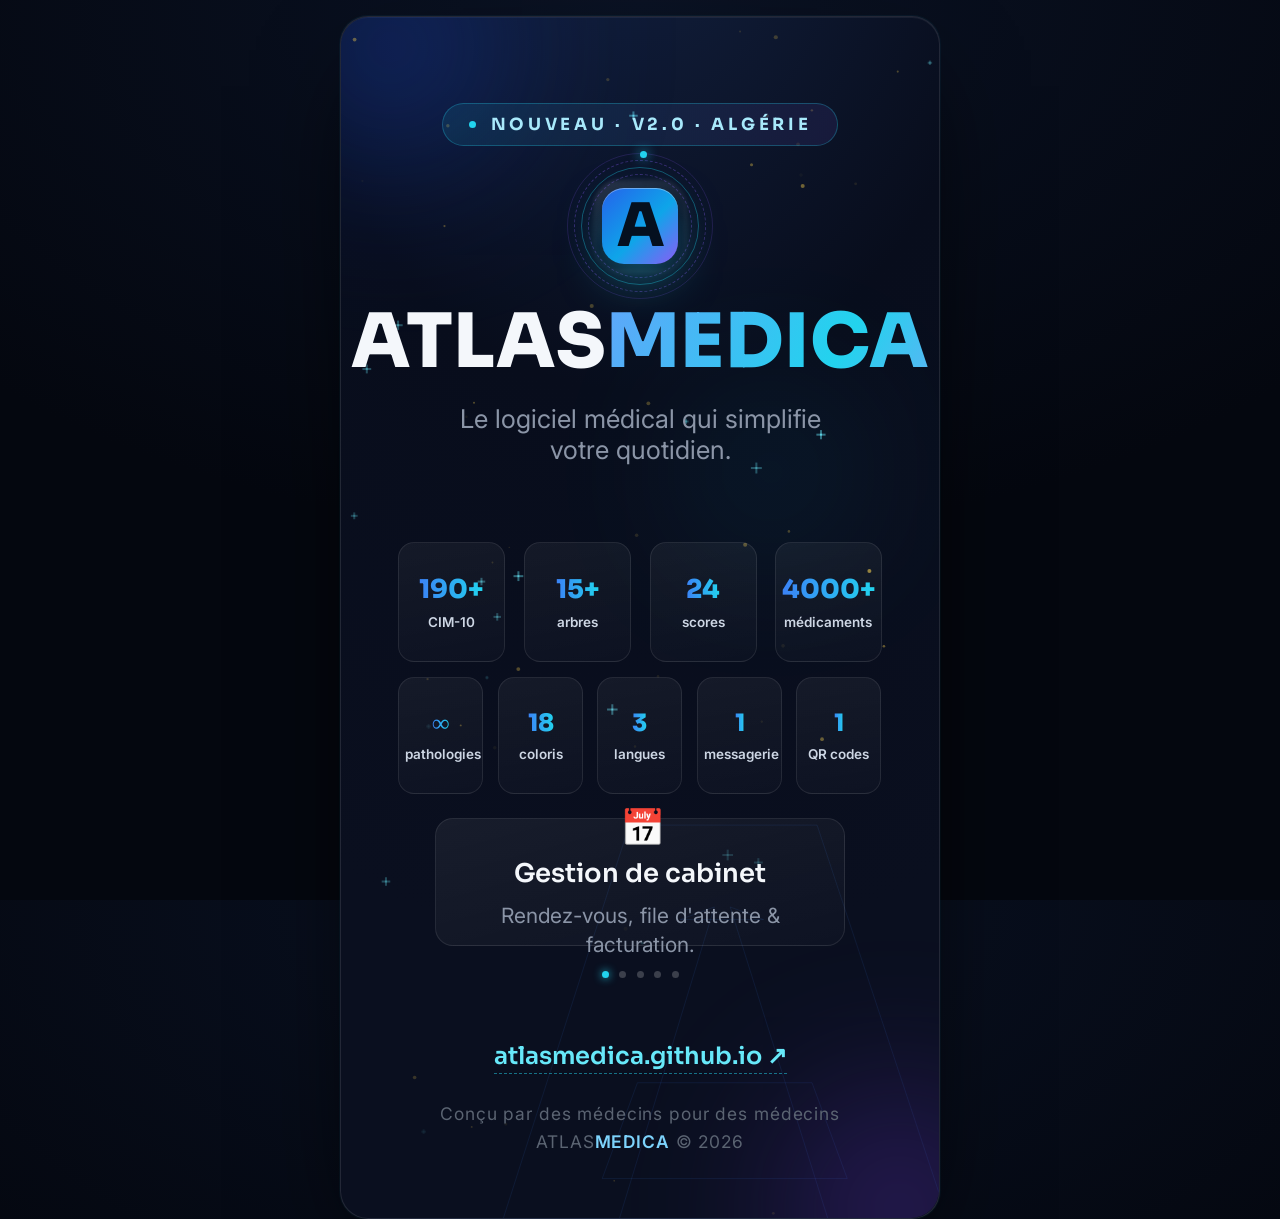
<file: poster.html>
<!DOCTYPE html>
<html lang="fr">
<head>
<meta charset="UTF-8">
<meta name="viewport" content="width=device-width, initial-scale=1.0">
<title>ATLASMEDICA — Affiche</title>
<meta name="description" content="ATLASMEDICA : gestion de cabinet, dossier patient & QR, IA et téléconsultation. Conçu par des médecins pour des médecins.">
<link rel="preconnect" href="https://fonts.googleapis.com">
<link rel="preconnect" href="https://fonts.gstatic.com" crossorigin>
<link href="https://fonts.googleapis.com/css2?family=Sora:wght@400;600;700;800&family=Inter:wght@400;500;600&display=swap" rel="stylesheet">
<style>
*{margin:0;padding:0;box-sizing:border-box;-webkit-tap-highlight-color:transparent}
:root{
  --bg:#04070f;--text:#f4f7fb;--muted:#8b95a7;--dim:#5b6472;
  --cyan:#22d3ee;--blue:#3b82f6;--violet:#8b5cf6;--amber:#fbbf24;
  --border:rgba(255,255,255,.09);
  --grad:linear-gradient(90deg,#3b82f6,#22d3ee);
  --grad2:linear-gradient(120deg,#22d3ee,#8b5cf6);
}
html,body{height:100%}
body{
  font-family:'Inter',system-ui,sans-serif;background:radial-gradient(120% 100% at 50% 0%,#0a1224 0%,var(--bg) 60%);
  color:var(--text);display:block;text-align:center;padding:16px;overflow-x:hidden;min-height:100dvh;
}
.stage{
  position:relative;width:100%;max-width:430px;margin:0 auto;min-height:min(94dvh,880px);overflow:visible;border-radius:28px;
  border:1px solid rgba(255,255,255,.1);box-shadow:0 40px 100px -30px rgba(0,0,0,.95),0 0 0 1px rgba(34,211,238,.05),inset 0 1px 0 rgba(255,255,255,.06);
  display:flex;flex-direction:column;align-items:center;text-align:center;
  background:
    radial-gradient(130% 90% at 50% -12%,#12203f 0%,#080d1c 48%,#0a0f1f 100%);
  padding:6.5% 7.5% 5%;
}
.clip{position:absolute;inset:0;overflow:hidden;border-radius:inherit;z-index:0}
/* watermark brand */
.wm{position:absolute;right:-6%;bottom:-14%;z-index:0;font:800 21rem 'Sora';color:transparent;-webkit-text-stroke:1px rgba(59,130,246,.10);pointer-events:none;user-select:none;line-height:1}
/* glow orbs */
.orb{position:absolute;border-radius:50%;filter:blur(80px);pointer-events:none;z-index:0}
.orb-b{width:340px;height:340px;background:radial-gradient(circle,#1d4ed8,transparent 70%);top:-140px;left:-120px;opacity:.55;animation:drift1 10s ease-in-out infinite alternate}
.orb-v{width:300px;height:300px;background:radial-gradient(circle,#7c3aed,transparent 70%);bottom:-140px;right:-110px;opacity:.5;animation:drift2 12s ease-in-out infinite alternate-reverse}
.orb-c{width:190px;height:190px;background:radial-gradient(circle,#0e7490,transparent 70%);top:30%;left:56%;opacity:.4;animation:drift3 14s ease-in-out infinite alternate}
@keyframes drift1{from{transform:translate(0,0) scale(1)}to{transform:translate(40px,30px) scale(1.12)}}
@keyframes drift2{from{transform:translate(0,0) scale(1)}to{transform:translate(-40px,-20px) scale(1.1)}}
@keyframes drift3{from{transform:translate(0,0)}to{transform:translate(-30px,20px) scale(1.2)}}
/* dust particles */
#fx{position:absolute;inset:0;z-index:1;pointer-events:none}

.poster{position:relative;z-index:2;display:flex;flex-direction:column;align-items:center;width:100%}
.a{opacity:0;animation:fadeUp .8s cubic-bezier(.16,.84,.44,1) forwards}
.a1{animation-delay:.15s}.a2{animation-delay:.3s}.a3{animation-delay:.45s}.a4{animation-delay:.6s}.a5{animation-delay:.75s}.a6{animation-delay:.9s}
@keyframes fadeUp{from{opacity:0;transform:translateY(22px)}to{opacity:1;transform:none}}

/* badge */
.badge{display:inline-flex;align-items:center;gap:.5rem;font:700 .56rem 'Sora';letter-spacing:.22em;text-transform:uppercase;color:#a8e9fb;
  border:1px solid rgba(34,211,238,.28);background:linear-gradient(90deg,rgba(34,211,238,.10),rgba(139,92,246,.10));padding:.34rem .85rem;border-radius:999px;margin-top:1.2%}
.b-dot{width:7px;height:7px;border-radius:50%;background:var(--cyan);box-shadow:0 0 0 0 rgba(34,211,238,.7);animation:ping 2.2s cubic-bezier(0,0,.2,1) infinite}
@keyframes ping{0%{box-shadow:0 0 0 0 rgba(34,211,238,.6)}70%{box-shadow:0 0 0 10px rgba(34,211,238,0)}100%{box-shadow:0 0 0 0 rgba(34,211,238,0)}}

/* emblem */
.emblem{position:relative;width:118px;height:118px;margin-top:5%;display:grid;place-items:center}
.halo{position:absolute;inset:0;border-radius:50%;border:1px solid rgba(34,211,238,.35)}
.halo::before{content:"";position:absolute;inset:6px;border-radius:50%;border:1px dashed rgba(139,92,246,.35);animation:spin 16s linear infinite}
@keyframes spin{to{transform:rotate(360deg)}}
.halo.h2{inset:-14px;border:1px solid rgba(139,92,246,.18)}
.halo.h2::after{content:"";position:absolute;top:-3px;left:50%;width:7px;height:7px;border-radius:50%;background:var(--cyan);box-shadow:0 0 12px var(--cyan);animation:spin 8s linear infinite reverse}
.em{
  position:relative;width:76px;height:76px;border-radius:22px;display:grid;place-items:center;
  background:linear-gradient(135deg,#2563eb,#0ea5e9 55%,#8b5cf6);color:#05101f;font:800 2rem 'Sora';
  box-shadow:0 18px 50px -10px rgba(34,211,238,.55),inset 0 1px 0 rgba(255,255,255,.35);
}
.em::before{content:"";position:absolute;inset:-8px;border-radius:27px;border:1px solid rgba(255,255,255,.12);background:linear-gradient(160deg,rgba(255,255,255,.12),transparent 55%);z-index:-1;filter:blur(2px)}

/* wordmark */
.word{font:800 clamp(1.9rem,8vw,2.5rem) 'Sora';letter-spacing:.01em;margin-top:4.5%;line-height:1.05}
.word .g{background:linear-gradient(120deg,#60a5fa,#22d3ee 35%,#a78bfa 70%,#60a5fa);background-size:220% auto;-webkit-background-clip:text;background-clip:text;color:transparent;animation:shine 5s linear infinite}
@keyframes shine{to{background-position:220% center}}
.word .med{color:#fff}
.tag{color:var(--muted);font-size:.86rem;margin-top:.7rem;max-width:30ch}

/* ecg */
.ecg-wrap{width:100%;margin:5.5% 0 5%;opacity:.9}
.ecg{fill:none;stroke:url(#ecgG);stroke-width:2;stroke-linecap:round;stroke-linejoin:round;stroke-dasharray:640;stroke-dashoffset:640;animation:ecg 3.2s linear infinite}
@keyframes ecg{0%{stroke-dashoffset:640}60%{stroke-dashoffset:0}82%{stroke-dashoffset:0}85%{stroke-dashoffset:640}100%{stroke-dashoffset:640}}
@keyframes ecgGlow{0%,100%{opacity:.5}50%{opacity:1}}

/* stats */
.stats{display:flex;flex-wrap:wrap;justify-content:space-between;gap:.5rem 0;width:117.65%;margin-left:-8.82%;margin-right:-8.82%}
.st{width:calc((100% - 1.9rem)/5);background:linear-gradient(170deg,rgba(255,255,255,.05),rgba(255,255,255,.02));border:1px solid var(--border);border-radius:16px;padding:1rem .2rem;text-align:center;display:flex;flex-direction:column;justify-content:center;align-items:center;overflow:hidden;container-type:inline-size}
.st:nth-child(-n+4){width:calc((100% - 1.9rem)/4)}
.st b{display:block;max-width:100%;font:800 clamp(.8rem,28cqw,1.45rem) 'Sora';background:var(--grad);-webkit-background-clip:text;background-clip:text;color:transparent;white-space:nowrap}
.st small{display:block;max-width:100%;color:#cdd6e4;font-size:clamp(.45rem,13.5cqw,.82rem);font-weight:600;margin-top:.3rem;line-height:1.15}

/* rotor (transition en fondu comme promo) */
.rotor{position:relative;width:100%;min-height:128px;margin-top:6%}
.rot-panel{
  position:absolute;inset:0;display:flex;flex-direction:column;align-items:center;justify-content:center;gap:.4rem;text-align:center;
  background:linear-gradient(165deg,rgba(255,255,255,.06),rgba(255,255,255,.02));border:1px solid var(--border);border-radius:18px;padding:1rem;
  opacity:0;transition:opacity .8s ease;pointer-events:none;
}
.rot-panel.on{opacity:1}
.rot-panel .ic{width:40px;height:40px;border-radius:12px;display:grid;place-items:center;font-size:1.2rem}
.rot-panel b{display:block;font:600 .86rem 'Sora'}
.rot-panel small{color:var(--muted);font-size:.7rem;max-width:32ch;line-height:1.4}
.rot-dots{display:flex;gap:.35rem;justify-content:center;margin-top:.85rem}
.rot-dots i{width:7px;height:7px;border-radius:50%;background:rgba(255,255,255,.2);transition:all .3s}
.rot-dots i.on{background:var(--cyan);box-shadow:0 0 8px var(--cyan)}

/* cta */
.spacer{flex:1;min-height:1.5rem}
.link-gh{margin-top:.6rem;font:600 .8rem 'Sora';color:#67e8f9;text-decoration:none;border-bottom:1px dashed rgba(34,211,238,.5);padding-bottom:2px}
.link-gh:active{color:#a5f3fc}
.footer{color:var(--dim);font-size:.58rem;letter-spacing:.05em;margin-top:.85rem;line-height:1.6}
.footer b{color:#7dd3fc;font-weight:600}
/* desktop preview : étire la carte et agrandit tout pour rester lisible */
@media (min-width:700px){
  html{font-size:clamp(16px,2.6vw,30px)}
  body{align-items:center}
  .stage{max-width:min(600px,64vw)}
}
</style>
</head>
<body>

<div class="stage">
  <div class="clip">
    <span class="wm">A</span>
    <div class="orb orb-b"></div><div class="orb orb-v"></div><div class="orb orb-c"></div>
    <canvas id="fx"></canvas>
  </div>

  <div class="poster">
    <span class="badge a a1"><span class="b-dot"></span>Nouveau · v2.0 · Algérie</span>

    <div class="emblem a a2">
      <span class="halo h1"></span>
      <span class="halo h2"></span>
      <span class="em">A</span>
    </div>

    <h1 class="word a a3">ATLAS<span class="g">MEDICA</span></h1>
    <p class="tag a a3">Le logiciel médical qui simplifie votre quotidien.</p>

    <div class="ecg-wrap a a4">
      <svg viewBox="0 0 400 44" preserveAspectRatio="none" style="display:block;width:100%;height:34px">
        <defs><linearGradient id="ecgG" x1="0" y1="0" x2="1" y2="0"><stop offset="0" stop-color="#3b82f6"/><stop offset=".55" stop-color="#22d3ee"/><stop offset="1" stop-color="#8b5cf6"/></linearGradient></defs>
        <path class="ecg" d="M0,22 H118 L134,8 L150,36 L166,22 H258 L274,10 L290,30 L306,22 H400"/>
      </svg>
    </div>

    <div class="stats a a4">
      <div class="st"><b data-n="190" data-s="+">0</b><small>CIM-10</small></div>
      <div class="st"><b data-n="15" data-s="+">0</b><small>arbres</small></div>
      <div class="st"><b data-n="24">0</b><small>scores</small></div>
      <div class="st"><b data-n="4000" data-s="+">0</b><small>médicaments</small></div>
      <div class="st"><b>∞</b><small>pathologies</small></div>
      <div class="st"><b data-n="18">0</b><small>coloris</small></div>
      <div class="st"><b data-n="3">0</b><small>langues</small></div>
      <div class="st"><b>1</b><small>messagerie</small></div>
      <div class="st"><b>1</b><small>QR codes</small></div>
    </div>

    <div class="rotor a a5">
      <div class="rot-panel on"><span class="ic c-blue">📅</span><b>Gestion de cabinet</b><small>Rendez-vous, file d'attente & facturation.</small></div>
      <div class="rot-panel"><span class="ic c-cyan">👥</span><b>Dossier patient & QR</b><small>Antécédents + résumé instantané par QR code.</small></div>
      <div class="rot-panel"><span class="ic c-violet">🤖</span><b>IA diagnostique</b><small>Différentiel argumenté, red flags, CIM-10.</small></div>
      <div class="rot-panel"><span class="ic c-green">🎥</span><b>Téléconsultation</b><small>Lien sécurisé, le patient n'installe rien.</small></div>
      <div class="rot-panel"><span class="ic c-blue">💰</span><b>Essai gratuit 7 jours</b><small>Abonnement simple ou licence à vie.</small></div>
    </div>
    <div class="rot-dots a a5"><i class="on"></i><i></i><i></i><i></i><i></i></div>

    <div class="spacer"></div>

    <a class="link-gh a a6" href="https://atlasmedica.github.io" target="_blank" rel="noopener">atlasmedica.github.io ↗</a>
    <p class="footer a a6">Conçu par des médecins pour des médecins<br>ATLAS<b>MEDICA</b> © 2026</p>
  </div>
</div>

<script>
(function(){
  const cv=document.getElementById('fx'), cx=cv.getContext('2d');
  let W=0,H=0,DPR=1,parts=[];
  function size(){
    const r=cv.parentElement.getBoundingClientRect();
    DPR=Math.min(devicePixelRatio||1,2);
    W=cv.width=r.width*DPR; H=cv.height=r.height*DPR;
    cx.setTransform(DPR,0,0,DPR,0,0);
    const w=r.width,h=r.height;
    parts=[];
    const n=Math.round((w*h)/7000);
    for(let i=0;i<Math.min(n,60);i++){
      parts.push({x:Math.random()*w,y:Math.random()*h,r:Math.random()*1.6+.6,
        vy:-(Math.random()*.22+.06),vx:(Math.random()-.5)*.15,
        o:Math.random()*.5+.25,tw:Math.random()*4+.2,p:Math.random()*Math.PI*2,
        plus:Math.random()<.18});
    }
  }
  size();
  let last=performance.now();
  function frame(now){
    const dt=Math.min((now-last)/1000,.05); last=now;
    cx.clearRect(0,0,W,H);
    cx.globalCompositeOperation='lighter';
    for(const p of parts){
      p.y+=p.vy*dt*60; p.x+=p.vx*dt*60; p.p+=dt*p.tw;
      if(p.y< -8){p.y=H+8; p.x=Math.random()*W;}
      const a=(Math.sin(p.p)*.35+.45)*p.o;
      cx.globalAlpha=a;
      const col=p.plus?'#67e8f9':'#fcd34d';
      cx.fillStyle=col;
      if(p.plus){ const s=p.r*5; cx.fillRect(p.x-s/2,p.y-1,s,2); cx.fillRect(p.x-1,p.y-s/2,2,s);}
      else cx.beginPath(),cx.arc(p.x,p.y,p.r,0,6.2832),cx.fill();
    }
    cx.globalAlpha=1;
    requestAnimationFrame(frame);
  }
  requestAnimationFrame(frame);
  addEventListener('resize',size);

  /* counters */
  const obs=new IntersectionObserver(es=>es.forEach(e=>{
    if(!e.isIntersecting)return; obs.unobserve(e.target);
    const el=e.target, t=+el.dataset.n, s=el.dataset.s||'', t0=performance.now();
    (function tick(n){const p=Math.min((n-t0)/1100,1); el.textContent=Math.round(t*(1-Math.pow(1-p,3)))+s; if(p<1)requestAnimationFrame(tick);})(t0);
  }),{threshold:.4});
  document.querySelectorAll('.st b').forEach(b=>{
    if(!b.dataset.n) return;
    obs.observe(b);
  });

  /* rotor crossfade */
  const ps=[...document.querySelectorAll('.rot-panel')];
  const ds=[...document.querySelectorAll('.rot-dots i')];
  let ri=0;
  setInterval(()=>{
    ps[ri].classList.remove('on'); ds[ri].classList.remove('on');
    ri=(ri+1)%ps.length;
    ps[ri].classList.add('on'); ds[ri].classList.add('on');
  },3400);

  /* fit : le poster tient toujours sur un seul écran, sur téléphone */
  function fitMobile(){
    if(innerWidth>=700) return;
    const st=document.querySelector('.stage');
    const H=st.offsetHeight, V=innerHeight;
    const s=Math.min(1,(V-24)/H);
    const visH=H*s;
    st.style.transform='scale('+s+')';
    st.style.transformOrigin='top center';
    st.style.marginTop=(s<1? (V-visH)/2-16 : 0)+'px';
    document.documentElement.style.height=V+'px';
    document.body.style.height=V+'px';
    document.body.style.overflow='hidden';
  }
  addEventListener('resize',fitMobile);
  addEventListener('orientationchange',()=>setTimeout(fitMobile,250));
  addEventListener('load',()=>{setTimeout(fitMobile,1200);setTimeout(fitMobile,2500);});
  document.fonts.ready.then(()=>setTimeout(fitMobile,60));
  [400,1200,2500].forEach(t=>setTimeout(fitMobile,t));
  fitMobile();
})();
</script>
</body>
</html>
</file>
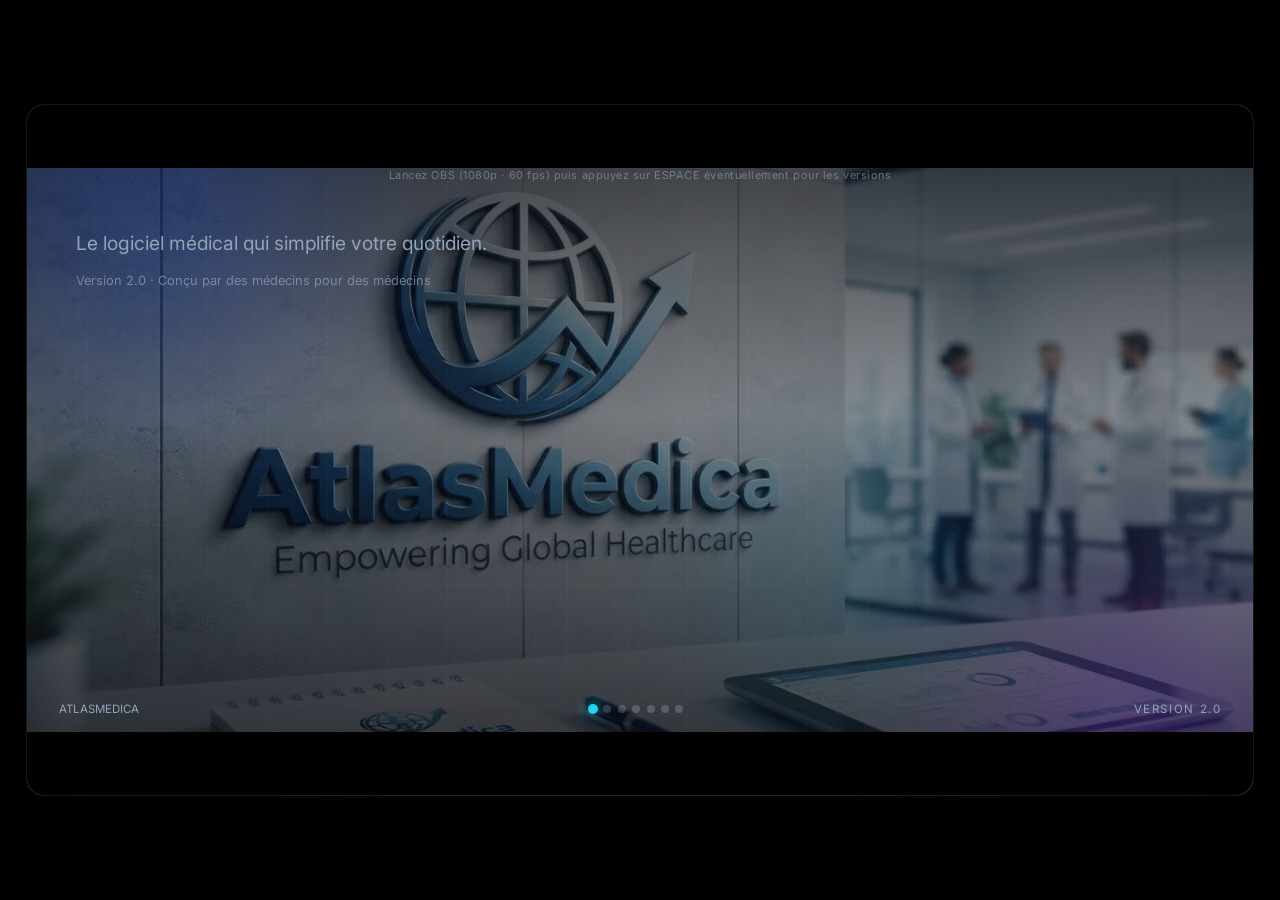
<file: promo.html>
<!DOCTYPE html>
<html lang="fr">
<head>
<meta charset="UTF-8">
<meta name="viewport" content="width=device-width, initial-scale=1.0">
<title>ATLASMEDICA — Promo animée (enregistrer avec OBS)</title>
<link rel="preconnect" href="https://fonts.googleapis.com">
<link rel="preconnect" href="https://fonts.gstatic.com" crossorigin>
<link href="https://fonts.googleapis.com/css2?family=Sora:wght@400;600;700;800&family=Inter:wght@400;500;600&display=swap" rel="stylesheet">
<style>
:root{
  --bg:#05070d;--surface:#0a1122;--border:rgba(255,255,255,.09);
  --text:#e6edf7;--muted:#94a3b8;
  --blue:#3b82f6;--cyan:#22d3ee;--violet:#8b5cf6;--green:#34d399;
  --grad:linear-gradient(120deg,#3b82f6,#22d3ee 45%,#8b5cf6);
}
*{margin:0;padding:0;box-sizing:border-box}
html,body{height:100%}
body{
  font-family:'Inter',system-ui,sans-serif;background:#000;color:var(--text);
  display:grid;place-items:center;overflow:hidden;cursor:default;
}
h1,h2,h3{font-family:'Sora',sans-serif;line-height:1.12}
.grad-text{background:var(--grad);-webkit-background-clip:text;background-clip:text;color:transparent}

/* ===== STAGE 16:9 ===== */
.stage{
  position:relative;width:min(96vw, calc(96vh * 16 / 9));aspect-ratio:16/9;
  background:radial-gradient(1200px 700px at 50% -10%, #0e1830, var(--bg) 60%);
  border:1px solid rgba(255,255,255,.06);border-radius:18px;overflow:hidden;
}
/* animated mood */
.orb{position:absolute;border-radius:50%;filter:blur(90px);opacity:.5;z-index:0}
.orb-1{width:480px;height:480px;background:radial-gradient(circle,#1d4ed8,transparent 70%);top:-140px;left:-120px;animation:drift1 9s ease-in-out infinite}
.orb-2{width:420px;height:420px;background:radial-gradient(circle,#7c3aed,transparent 70%);bottom:-160px;right:-100px;animation:drift2 11s ease-in-out infinite}
.orb-3{width:300px;height:300px;background:radial-gradient(circle,#0e7490,transparent 70%);top:45%;left:55%;animation:drift3 13s ease-in-out infinite}
@keyframes drift1{0%,100%{transform:translate(0,0)}50%{transform:translate(70px,40px)}}
@keyframes drift2{0%,100%{transform:translate(0,0)}50%{transform:translate(-60px,-50px)}}
@keyframes drift3{0%,100%{transform:translate(0,0) scale(1)}50%{transform:translate(-40px,30px) scale(1.15)}}
.grid-lines{
  position:absolute;inset:0;z-index:0;opacity:.5;pointer-events:none;
  background-image:linear-gradient(rgba(255,255,255,.045) 1px,transparent 1px),
                   linear-gradient(90deg,rgba(255,255,255,.045) 1px,transparent 1px);
  background-size:60px 60px;
  mask-image:radial-gradient(80% 80% at 50% 50%,#000 30%,transparent 100%);
}
/* letterbox */
.lb{position:absolute;left:0;right:0;height:7vh;background:#000;z-index:5}
.lb-top{top:0}.lb-bot{bottom:0}

/* ===== SCENES ===== */
.scene{position:absolute;inset:0;z-index:1;display:grid;place-items:center;text-align:center;padding:0 6%;opacity:0;transition:opacity .8s ease;pointer-events:none}
.scene.on{opacity:1}
.kicker{display:inline-flex;align-items:center;gap:.5rem;font:600 .82rem 'Sora';letter-spacing:.2em;text-transform:uppercase;color:var(--cyan);border:1px solid rgba(34,211,238,.25);background:rgba(34,211,238,.07);padding:.45rem 1rem;border-radius:999px;margin-bottom:1.2rem}
.kicker b{color:var(--text)}
.big{font-size:clamp(1.9rem,5.4vw,4.4rem);font-weight:800;letter-spacing:-.02em;max-width:18ch;margin-inline:auto}
.sub{color:var(--muted);font-size:clamp(.85rem,1.5vw,1.2rem);margin-top:1.1rem;max-width:56ch;margin-inline:auto}
.anim{opacity:0;transform:translateY(24px);transition:opacity .7s ease,transform .7s ease}
.scene.on .anim{opacity:1;transform:none}
.d1{transition-delay:.15s}.d2{transition-delay:.35s}.d3{transition-delay:.55s}.d4{transition-delay:.75s}.d5{transition-delay:.95s}

/* logo */
.logo-mark{width:86px;height:86px;border-radius:26px;display:grid;place-items:center;font:800 2.6rem 'Sora';color:#06101d;background:var(--grad);box-shadow:0 0 0 1px rgba(255,255,255,.15),0 24px 60px -12px rgba(34,211,238,.55);margin-inline:auto;margin-bottom:1.1rem}
.logo-title{font-size:clamp(2.2rem,6vw,5rem);font-weight:800;letter-spacing:.02em}
.logo-title span{background:var(--grad);-webkit-background-clip:text;background-clip:text;color:transparent}

/* UI card generic */
.ui{width:min(560px,72%);background:linear-gradient(160deg,#101a33,#0a1122);border:1px solid var(--border);border-radius:16px;overflow:hidden;text-align:left;box-shadow:0 40px 90px -20px rgba(0,0,0,.8);margin:1.6rem auto 0}
.ui-top{display:flex;align-items:center;gap:.45rem;padding:.6rem .8rem;background:rgba(255,255,255,.03);border-bottom:1px solid var(--border)}
.ud{width:10px;height:10px;border-radius:50%}.ud.r{background:#f87171}.ud.y{background:#fbbf24}.ud.g{background:#34d399}
.ui-title{font-size:.66rem;color:var(--muted);margin-left:.3rem}
.ui-body{padding:1rem;display:flex;flex-direction:column;gap:.55rem}
.row{display:flex;align-items:center;gap:.6rem;padding:.5rem .7rem;border-radius:10px;background:rgba(255,255,255,.05);border:1px solid var(--border);font-size:.78rem}
.row .ic{width:26px;height:26px;border-radius:8px;display:grid;place-items:center;font-size:.8rem;flex:none}
.row .txt{flex:1}.row .txt b{font-weight:600;font-size:.8rem}.row .txt small{color:var(--muted);font-size:.68rem}
.row .chip{font-size:.66rem;font-weight:600;padding:.25rem .55rem;border-radius:8px}
.c-blue{background:rgba(59,130,246,.16);color:#93c5fd}.c-cyan{background:rgba(34,211,238,.14);color:#67e8f9}.c-violet{background:rgba(139,92,246,.16);color:#c4b5fd}.c-green{background:rgba(52,211,153,.14);color:#6ee7b7}
.ui-img{display:block;width:100%;max-height:290px;object-fit:cover;object-position:top}

/* IA bars */
.ia-card{width:min(560px,74%);background:linear-gradient(160deg,#101a33,#0a1122);border:1px solid var(--border);border-radius:16px;padding:1.1rem;text-align:left;margin:1.5rem auto 0;box-shadow:0 40px 90px -20px rgba(0,0,0,.8)}
.ai-head{display:flex;align-items:center;justify-content:space-between;font-size:.78rem;font-weight:600;margin-bottom:.8rem}
.ai-pill{font-size:.62rem;letter-spacing:.1em;text-transform:uppercase;color:var(--violet);border:1px solid rgba(139,92,246,.35);padding:.2rem .55rem;border-radius:999px}
.bar{margin:.5rem 0}.bar .bl{font-size:.7rem;color:var(--muted);margin-bottom:.25rem}
.bar .bt{height:12px;border-radius:8px;background:linear-gradient(90deg,var(--c1),var(--c2));width:0;transition:width 1s ease var(--wd)}
.scene.on .bar .bt{width:var(--p)}
.flag{margin-top:1rem;font-size:.74rem;font-weight:600;color:#fbbf24;background:rgba(251,191,36,.1);border:1px solid rgba(251,191,36,.25);padding:.5rem .7rem;border-radius:10px;text-align:center}

/* tele */
.tc{width:min(600px,76%);background:linear-gradient(160deg,#101a33,#0a1122);border:1px solid var(--border);border-radius:16px;overflow:hidden;margin:1.5rem auto 0;box-shadow:0 40px 90px -20px rgba(0,0,0,.8)}
.tc-bar{display:flex;align-items:center;gap:.5rem;padding:.55rem .8rem;background:rgba(255,255,255,.03);border-bottom:1px solid var(--border);font-size:.72rem;color:var(--muted)}
.live{width:9px;height:9px;border-radius:50%;background:var(--green);box-shadow:0 0 12px var(--green);animation:blink 1.6s infinite}
@keyframes blink{0%,100%{opacity:1}50%{opacity:.35}}
.tc-body{display:grid;grid-template-columns:1.4fr 1fr;min-height:200px}
.tc-vid{background:radial-gradient(circle at 50% 30%,#16223f, #0a0f1e 70%);position:relative}
.tc-vid::after{content:"";position:absolute;inset:auto 0 -38% 0;height:90%;background:radial-gradient(60% 60% at 50% 50%,rgba(34,211,238,.35),transparent)}
.tc-chat{background:rgba(255,255,255,.03);border-left:1px solid var(--border);display:flex;flex-direction:column;gap:.55rem;padding:.7rem}
.msg{font-size:.66rem;padding:.45rem .6rem;border-radius:10px;background:rgba(255,255,255,.06);color:var(--muted);max-width:85%}
.msg.own{align-self:flex-end;background:linear-gradient(90deg,rgba(37,99,235,.35),rgba(14,165,233,.3));color:var(--text)}
.msg small{display:block;font-size:.58rem;opacity:.7;margin-top:.15rem}

/* pricing chips */
.price-wrap{display:flex;gap:1rem;justify-content:center;flex-wrap:wrap;margin-top:1.6rem}
.pcard{width:150px;text-align:center;background:linear-gradient(160deg,#0e1830,#0a1122);border:1px solid var(--border);border-radius:14px;padding:1rem .8rem;transform:translateY(16px);opacity:0;transition:all .6s ease var(--wd)}
.scene.on .pcard{transform:none;opacity:1}
.pcard.featured{border-color:rgba(34,211,238,.45);box-shadow:0 20px 50px -12px rgba(34,211,238,.35)}
.pcard h4{font-size:.86rem;font-weight:700;margin-bottom:.2rem}
.pcard .pn{font-size:1.1rem;font-weight:800;background:var(--grad);-webkit-background-clip:text;background-clip:text;color:transparent}
.pcard small{color:var(--muted);font-size:.62rem}
.pcard ul{list-style:none;font-size:.62rem;color:var(--muted);margin-top:.55rem;text-align:left;padding-left:.2rem}
.pcard li::before{content:"✓ ";color:var(--green)}

/* cta */
.cta-btn{display:inline-block;font:700 1rem 'Sora';color:#06101d;background:var(--grad);padding:.95rem 2rem;border-radius:14px;margin-top:1.6rem;box-shadow:0 24px 60px -12px rgba(34,211,238,.5)}
.cta-sub{margin-top:1rem;color:var(--muted);font-size:.85rem;display:flex;gap:1.6rem;justify-content:center;flex-wrap:wrap}
.cta-sub span{display:flex;align-items:center;gap:.4rem}.cta-sub .dot{width:7px;height:7px;border-radius:50%;background:var(--green);box-shadow:0 0 10px var(--green)}

/* hud */
.hud{position:absolute;z-index:6;left:0;right:0;bottom:7vh;display:flex;align-items:center;justify-content:space-between;padding:1rem 2rem;font-size:.72rem;color:var(--muted);pointer-events:none}
.dots{display:flex;gap:.4rem}
.dots i{width:8px;height:8px;border-radius:50%;background:rgba(255,255,255,.18);transition:all .3s}
.dots i.on{background:var(--cyan);box-shadow:0 0 10px var(--cyan);transform:scale(1.25)}
.hud .ver{letter-spacing:.14em}
.rec-hint{position:absolute;z-index:6;top:7vh;left:50%;transform:translateX(-50%);font-size:.68rem;color:rgba(148,163,184,.6);letter-spacing:.05em}

/* poussière */
#fx{position:absolute;inset:0;z-index:4;pointer-events:none}

/* intro aligné en haut à gauche */
.scene.leftz{place-items:start start;text-align:left;padding:12vh 0 0 4%}

/* ===== FOND CONTINU aff2 ===== */
.bgx{position:absolute;inset:0;width:100%;height:100%;object-fit:cover;z-index:0;animation:kb 16s ease-in-out infinite alternate}
@keyframes kb{from{transform:scale(1.02) translateY(0)}to{transform:scale(1.12) translateY(-1.5%)}}
.bgx-veil{position:absolute;inset:0;z-index:0;pointer-events:none;background:linear-gradient(180deg,rgba(5,7,13,.8) 0%,rgba(5,7,13,.45) 45%,rgba(5,7,13,.82) 100%)}
</style>
</head>
<body>

<div class="stage" id="stage">
  <img class="bgx" src="assets/aff2.jpeg" alt="fond ATLASMEDICA">
  <div class="bgx-veil"></div>
  <div class="orb orb-1"></div>
  <div class="orb orb-2"></div>
  <div class="orb orb-3"></div>
  <div class="grid-lines"></div>
  <div class="lb lb-top"></div><div class="lb lb-bot"></div>

  <!-- SCENE 1 : INTRO -->
  <section class="scene leftz" data-d="10" data-cap="ATLASMEDICA — le logiciel médical qui simplifie votre quotidien, version 2.0.">
    <div>
      <p class="sub anim d1" style="margin-inline:0">Le logiciel médical qui simplifie votre quotidien.</p>
      <p class="sub anim d2" style="margin-inline:0;font-size:.8rem;color:rgba(148,163,184,.7)">Version 2.0 · Conçu par des médecins pour des médecins</p>
    </div>
  </section>

  <!-- SCENE 2 : GESTION DE CABINET -->
  <section class="scene" data-d="10">
    <div style="width:100%">
      <span class="kicker anim">Gestion de cabinet <b>· Tout-en-un</b></span>
      <h2 class="big anim d1">De la prise de <span class="grad-text">rendez-vous</span> à la prescription</h2>
      <div class="ui anim d2">
        <div class="ui-top"><span class="ud r"></span><span class="ud y"></span><span class="ud g"></span><span class="ui-title">ATLASMEDICA — Agenda</span></div>
        <div class="ui-body">
          <div class="row"><span class="ic c-blue">📅</span><span class="txt"><b>Consultation — Dr Bensaïd</b><small>09:40 · Amine B. — douleur thoracique</small></span><span class="chip c-green">En salle</span></div>
          <div class="row"><span class="ic c-cyan">👥</span><span class="txt"><b>Patient suivant</b><small>10:10 · K. Mansouri — suivi HTN</small></span><span class="chip c-cyan">Attente</span></div>
          <div class="row"><span class="ic c-violet">🧾</span><span class="txt"><b>Certificat généré</b><small>Demande d'examen · 2 min</small></span><span class="chip c-blue">PDF</span></div>
        </div>
      </div>
    </div>
  </section>

  <!-- SCENE 3 : DOSSIER PATIENT + QR -->
  <section class="scene" data-d="12">
    <div style="width:100%">
      <span class="kicker anim">Dossier patient <b>· QR Code</b></span>
      <h2 class="big anim d1">L'histoire clinique, <span class="grad-text">instantanée</span></h2>
      <div class="ui anim d2">
        <div class="ui-top"><span class="ud r"></span><span class="ud y"></span><span class="ud g"></span><span class="ui-title">ATLASMEDICA — Dossier patient</span></div>
        <img class="ui-img" src="assets/aff1.jpeg" alt="Dossier patient ATLASMEDICA">
      </div>
    </div>
  </section>

  <!-- SCENE 4 : IA DIAGNOSTIQUE -->
  <section class="scene" data-d="12">
    <div style="width:100%">
      <span class="kicker anim">Aide au diagnostic <b>· IA intégrée</b></span>
      <h2 class="big anim d1">L'IA comme <span class="grad-text">second avis</span></h2>
      <div class="ia-card anim d2">
        <div class="ai-head">🤖 Analyse IA <span class="ai-pill">DeepSeek</span></div>
        <div class="bar" style="--c1:#2563eb;--c2:#22d3ee;--p:72%;--wd:.2s"><div class="bl">Syndrome grippal — 72%</div><div class="bt"></div></div>
        <div class="bar" style="--c1:#8b5cf6;--c2:#f472b6;--p:21%;--wd:.6s"><div class="bl">Infection ORL — 21%</div><div class="bt"></div></div>
        <div class="bar" style="--c1:#64748b;--c2:#94a3b8;--p:7%;--wd:1s"><div class="bl">Autres — 7%</div><div class="bt"></div></div>
        <div class="flag">⚠ Red flag : persistance &gt; 7 jours — examens à envisager</div>
      </div>
    </div>
  </section>

  <!-- SCENE 5 : TELECONSULTATION -->
  <section class="scene" data-d="12">
    <div style="width:100%">
      <span class="kicker anim">Téléconsultation <b>· Jitsi sécurisé</b></span>
      <h2 class="big anim d1">Consultez à distance, <span class="grad-text">sans friction</span></h2>
      <div class="tc anim d2">
        <div class="tc-bar"><span class="live"></span> Salle sécurisée — lien unique</div>
        <div class="tc-body">
          <div class="tc-vid"></div>
          <div class="tc-chat">
            <span class="msg">Bonjour Dr, j'ai des douleurs thoraciques…<small>Patient · 10:42</small></span>
            <span class="msg own">Notez votre tension actuelle.<small>Vous</small></span>
            <span class="msg">12/8, merci.<small>Patient · 10:43</small></span>
          </div>
        </div>
      </div>
      <p class="sub anim d3" style="font-size:.8rem">Convocation par email, SMS ou WhatsApp</p>
    </div>
  </section>

  <!-- SCENE 6 : OFFRES -->
  <section class="scene" data-d="9">
    <div style="width:100%">
      <span class="kicker anim">Tarifs <b>· Une offre pour chaque structure</b></span>
      <h2 class="big anim d1">Simple et <span class="grad-text">sans engagement</span></h2>
      <div class="price-wrap">
        <div class="pcard anim" style="--wd:.1s"><h4>BASE</h4><div class="pn">Sur devis</div><ul><li>Consultations</li><li>Rendez-vous</li></ul></div>
        <div class="pcard featured anim" style="--wd:.25s"><h4>EXTRA</h4><div class="pn">10 000 DA</div><small>/ mois</small><ul><li>IA + téléconsultation</li><li>Scores cliniques</li></ul></div>
        <div class="pcard anim" style="--wd:.4s"><h4>FULL OPTION</h4><div class="pn">20 000 DA</div><small>/ mois</small><ul><li>Multi-utilisateurs</li><li>Rôles & accès</li></ul></div>
        <div class="pcard anim" style="--wd:.55s"><h4>FULL CONTROL</h4><div class="pn">120 000 DA</div><small>unique</small><ul><li>Clé en main</li><li>Site + RDV en ligne</li></ul></div>
      </div>
    </div>
  </section>

  <!-- SCENE 7 : CTA -->
  <section class="scene" data-d="9">
    <div>
      <span class="kicker anim">Essai gratuit <b>· 7 jours</b></span>
      <h2 class="big anim d1">Prêt à <span class="grad-text">moderniser</span> votre cabinet ?</h2>
      <a class="cta-btn anim d2" href="mailto:atlasmedica.group@gmail.com">Essayez gratuitement 7 jours</a>
      <p class="cta-sub anim d3">
        <span><span class="dot"></span> Sans carte bancaire</span>
        <span><span class="dot"></span> Données sur votre poste</span>
        <span><span class="dot"></span> SAV dédié</span>
      </p>
    </div>
  </section>

  <canvas id="fx"></canvas>
  <div class="rec-hint">Lancez OBS (1080p · 60 fps) puis appuyez sur ESPACE éventuellement pour les versions</div>
  <div class="caption" id="caption"></div>
  <div class="hud">
    <span>ATLASMEDICA</span>
    <div class="dots" id="dots"></div>
    <span class="ver">VERSION 2.0</span>
  </div>
</div>

<script>
const scenes=[...document.querySelectorAll('.scene')];
const dotsWrap=document.getElementById('dots');
const stage=document.getElementById('stage');
const fx=document.getElementById('fx');
const fxc=fx.getContext('2d');
const rnd=(a,b)=>a+Math.random()*(b-a);
let cur=0, fxW=0, fxH=0, DPR=1, running=null;

/* particle canvas setup */
function sizeFx(){
  const r=stage.getBoundingClientRect();
  DPR=Math.min(window.devicePixelRatio||1,2);
  fxW=Math.round(r.width); fxH=Math.round(r.height);
  fx.width=Math.round(fxW*DPR); fx.height=Math.round(fxH*DPR);
  fxc.setTransform(DPR,0,0,DPR,0,0);
}
sizeFx(); addEventListener('resize',sizeFx);

const ease=(t)=>t<0?0:1-Math.pow(1-Math.min(1,t),3);

/* rasterise the big title into gradient-coloured dust particles */
function sampleTitle(scene,count){
  const el=scene.querySelector('h2.big'); if(!el) return null;
  const sr=stage.getBoundingClientRect();
  const r=el.getBoundingClientRect();
  const S=2;
  const c=document.createElement('canvas');
  c.width=Math.max(2,Math.round(r.width*S)); c.height=Math.max(2,Math.round(r.height*S));
  const cc=c.getContext('2d');
  const g=cc.createLinearGradient(0,0,c.width,c.height);
  g.addColorStop(0,'#3b82f6'); g.addColorStop(.45,'#22d3ee'); g.addColorStop(1,'#8b5cf6');
  cc.fillStyle=g;
  cc.font=`800 ${Math.round(parseFloat(getComputedStyle(el).fontSize)*S)}px Sora, sans-serif`;
  cc.textAlign='center'; cc.textBaseline='middle';
  cc.fillText(el.textContent, c.width/2, c.height/2);
  const img=cc.getImageData(0,0,c.width,c.height);
  const step=Math.max(1,Math.round(Math.sqrt((c.width*c.height)/Math.max(400,count*9))));
  const ps=[];
  for(let yy=0;yy<c.height;yy+=step){
    for(let xx=0;xx<c.width;xx+=step){
      const i4=(yy*c.width+xx)*4;
      if(img.data[i4+3]>70){
        ps.push({ tx:r.left-sr.left+xx/S, ty:r.top-sr.top+yy/S,
                  r:img.data[i4], g:img.data[i4+1], b:img.data[i4+2] });
      }
    }
  }
  return ps;
}

function dustFx(oldScene,newScene){
  if(running){ cancelAnimationFrame(running); running=null; fxc.clearRect(0,0,fxW,fxH); }
  const oe=oldScene&&oldScene.querySelector('h2.big');
  const ne=newScene.querySelector('h2.big');
  const old=oldScene?sampleTitle(oldScene,1500):null;
  const nw=sampleTitle(newScene,1500);
  // hide the real titles during the effect
  if(oe) oe.style.visibility='hidden';
  if(ne) ne.style.visibility='hidden';
  const T=old?1150:900;
  const wind=70, fall=120;
  const O=(old?old:[]).map(p=>{
    const dx=p.tx+(p.tx-fxW/2)/(fxW/2)*wind + rnd(-60,60);
    const dy=p.ty+(p.ty-fxH/2)/(fxH/2)*fall + rnd(-40,90);
    return {x:p.tx,y:p.ty,x0:p.tx,y0:p.ty,tx:dx,ty:dy,r:p.r,g:p.g,b:p.b};
  });
  const N=(nw?nw:[]).map(p=>({
    x0:p.tx+rnd(-fw2(),fw2()), y0:p.ty-rnd(40,240),
    x:0,y:0,tx:p.tx,ty:p.ty,r:p.r,g:p.g,b:p.b
  }));
  function fw2(){ return fxW/2; }
  const t0=performance.now();
  function frame(now){
    const t=Math.min((now-t0)/T,1.16);
    fxc.clearRect(0,0,fxW,fxH);
    fxc.globalCompositeOperation='lighter';
    const fa=Math.pow(Math.max(0,1-t/0.5),1.3);
    for(const p of O){ const q=ease(Math.min(1,t/0.5)); p.x=p.x0+(p.tx-p.x0)*q; p.y=p.y0+(p.ty-p.y0)*q; fxc.globalAlpha=fa; px(p); }
    const qn=ease(Math.max(0,(t-0.22))/0.82);
    for(const p of N){ p.x=p.x0+(p.tx-p.x0)*qn; p.y=p.y0+(p.ty-p.y0)*qn; fxc.globalAlpha=Math.min(1,qn*1.7); px(p); }
    fxc.globalAlpha=1;
    fxc.globalCompositeOperation='source-over';
    if(t>=1.1){
      fxc.clearRect(0,0,fxW,fxH);
      if(ne) ne.style.visibility='visible';
      if(oe) oe.style.visibility='visible';
      running=null; return;
    }
    running=requestAnimationFrame(frame);
  }
  function px(p){ fxc.fillStyle=`rgb(${p.r|0},${p.g|0},${p.b|0})`; fxc.fillRect(p.x-1.2,p.y-1.2,2.4,2.4); }
  running=requestAnimationFrame(frame);
}

function rebuildDots(){dotsWrap.innerHTML='';scenes.forEach((_,i)=>{const d=document.createElement('i');if(i===cur)d.classList.add('on');dotsWrap.appendChild(d);});}
function show(n){
  const oldScene=scenes.find(s=>s.classList.contains('on'))||null;
  scenes.forEach(s=>s.classList.remove('on'));
  scenes[n].classList.add('on');
  dustFx(oldScene,scenes[n]);
  cur=n;
  rebuildDots();
  setTimeout(next, +scenes[n].dataset.d*1000);
}
const next=()=>show((cur+1)%scenes.length);
const start=()=>{ rebuildDots(); show(0); };
if(document.fonts && document.fonts.ready){ document.fonts.ready.then(start); } else { start(); }
</script>
</body>
</html>
</file>
